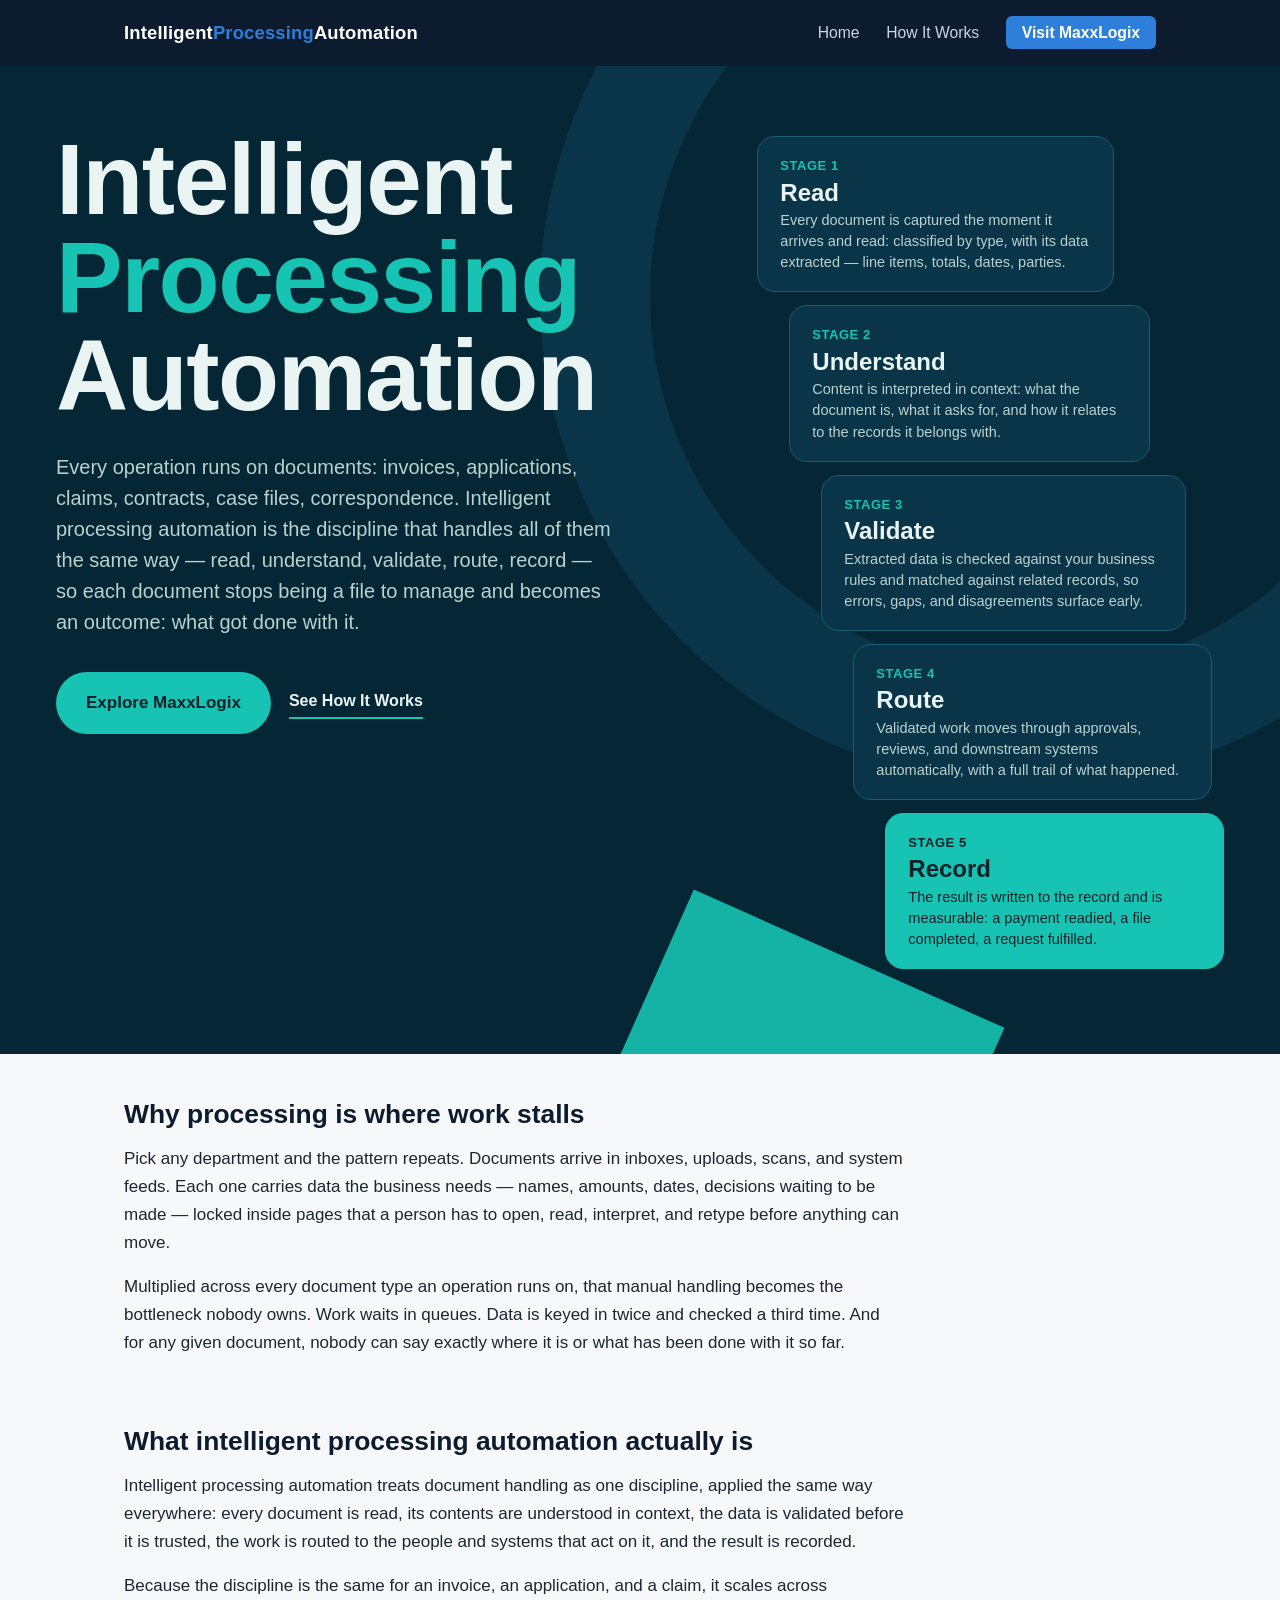
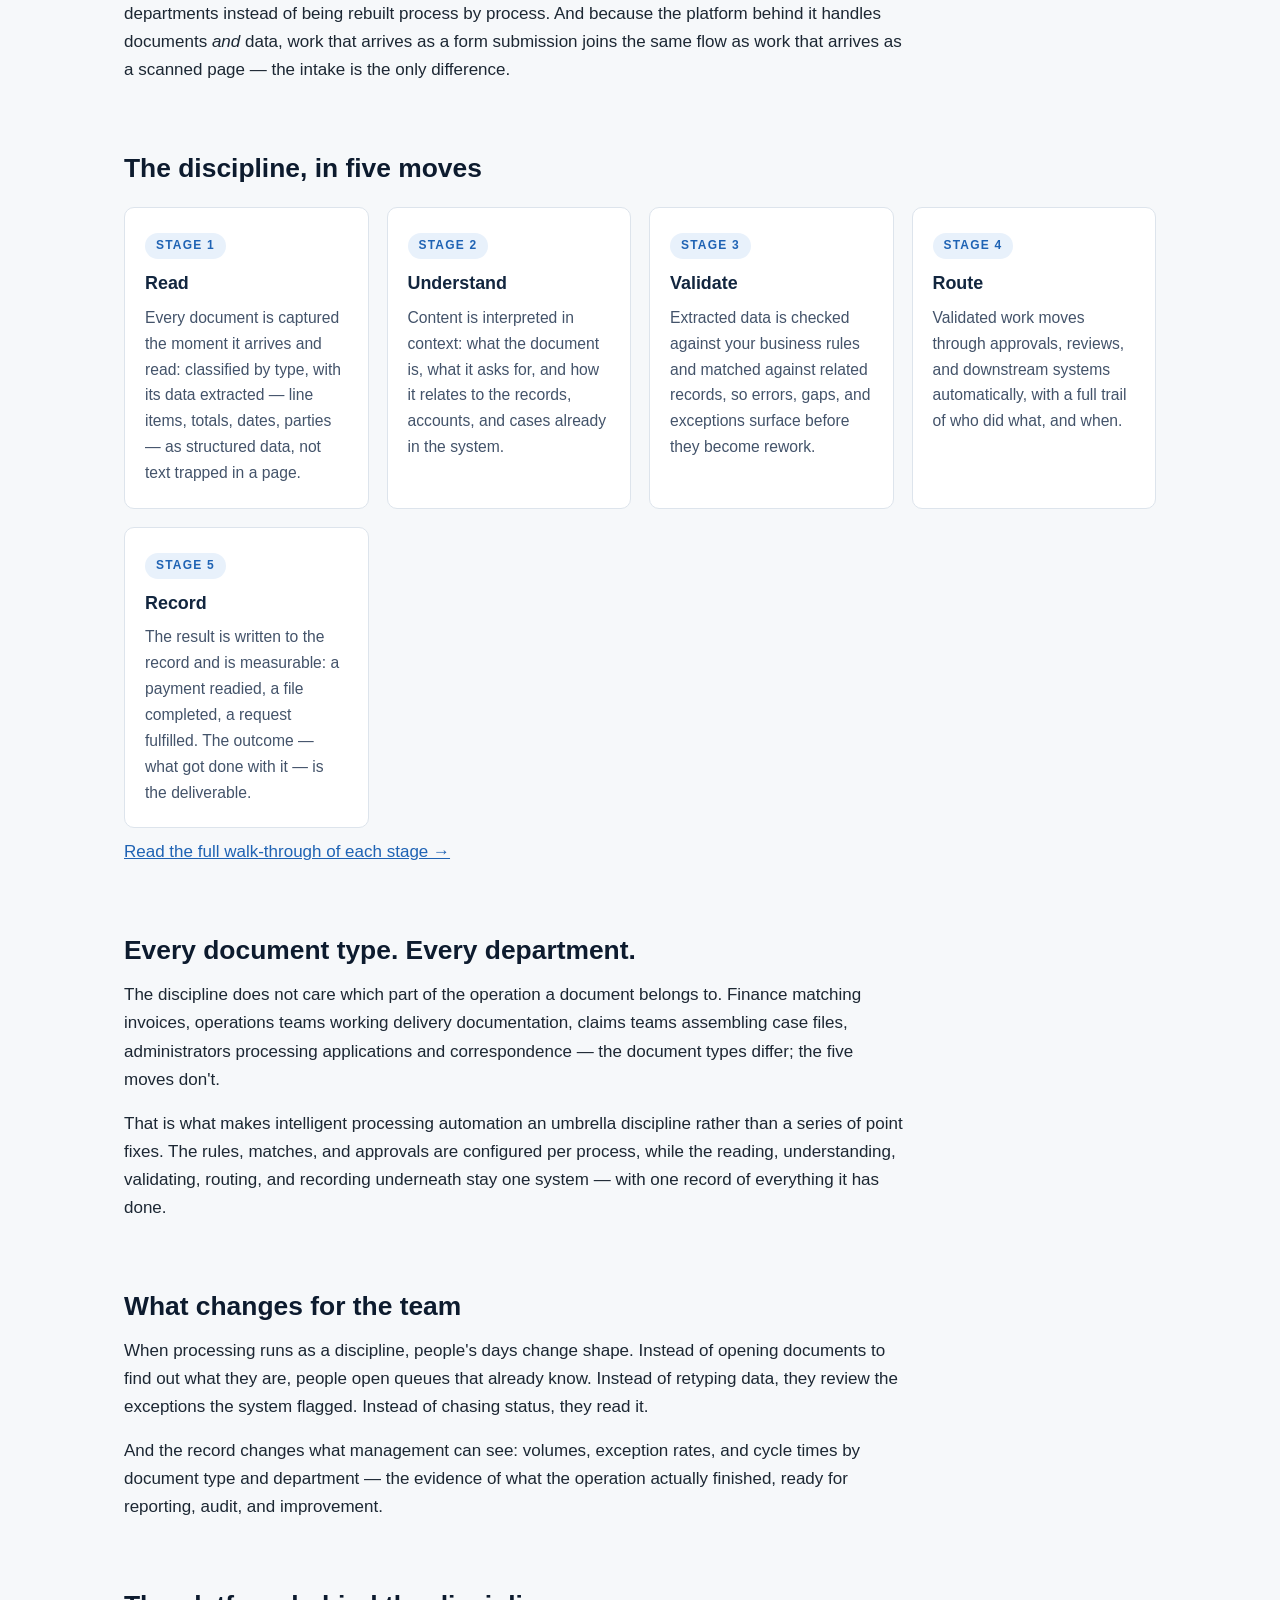
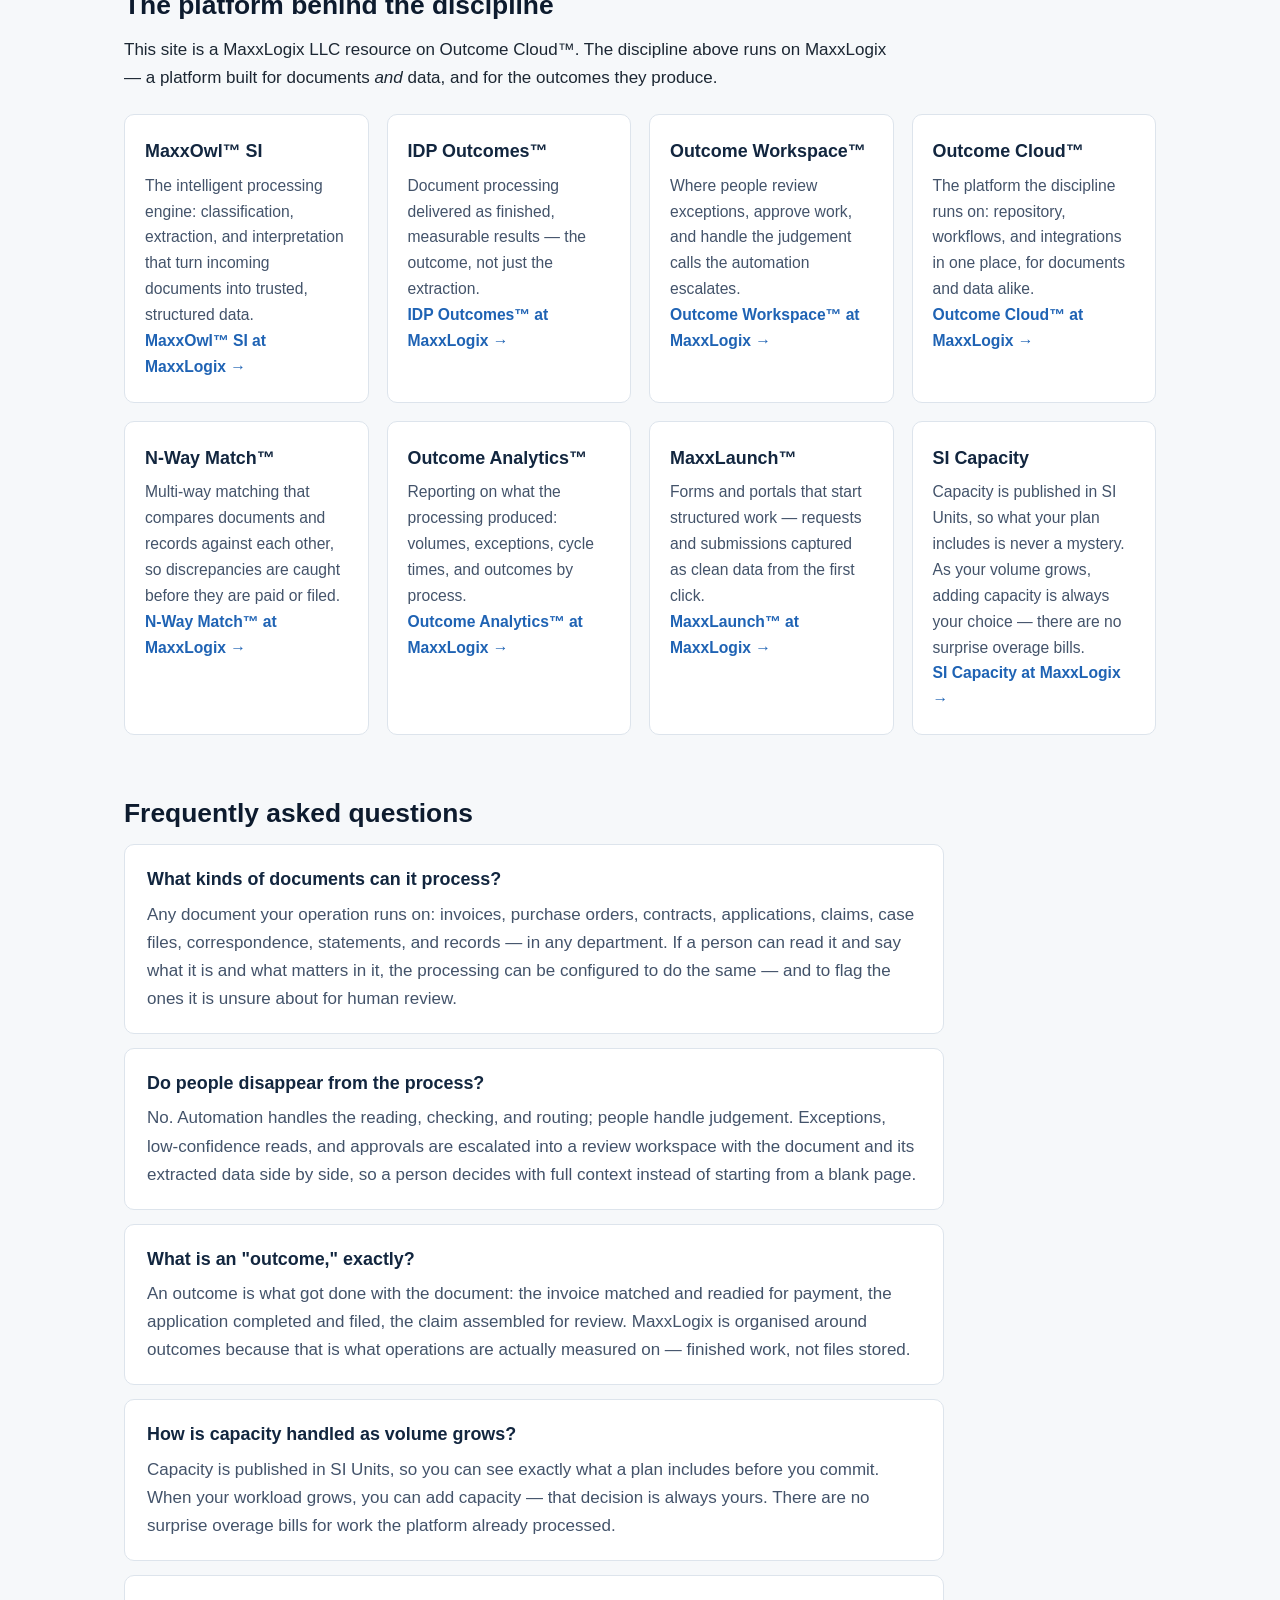
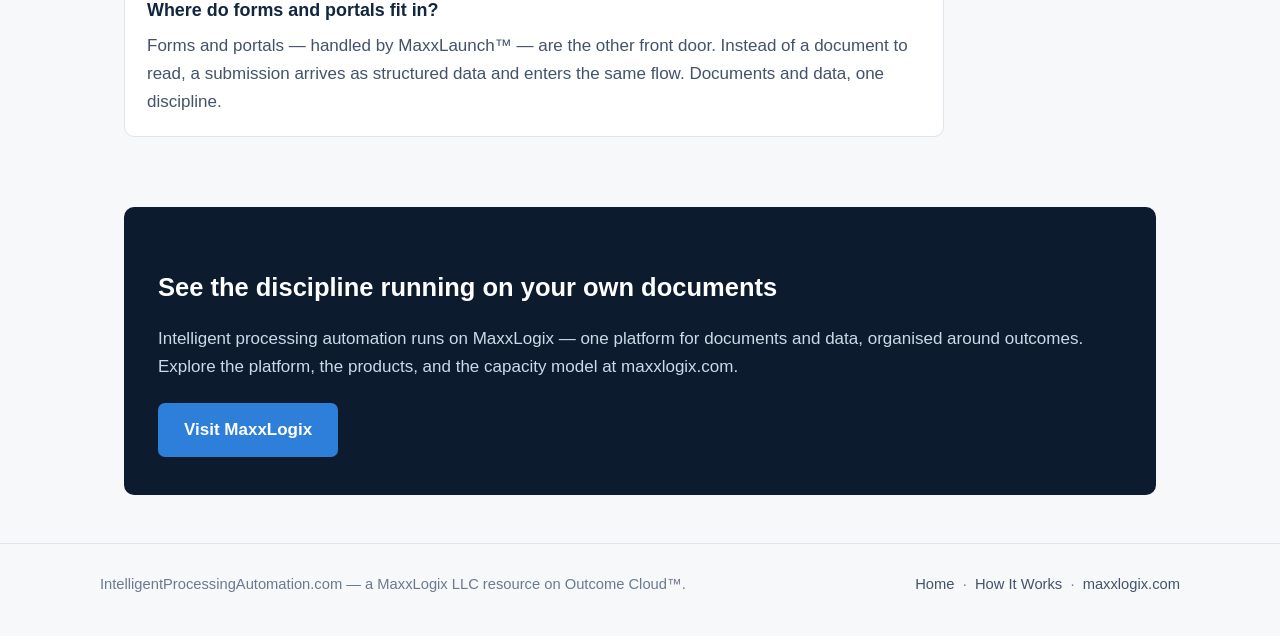
<file: index.html>
<!DOCTYPE html>
<html lang="en">
<head>
<meta charset="UTF-8">
<meta name="viewport" content="width=device-width, initial-scale=1.0">
<title>Intelligent Processing Automation: Documents Read, Understood, and Finished | Intelligent Processing Automation</title>
<meta name="description" content="Intelligent processing automation reads, understands, validates, routes, and records every document an operation runs on — in any department. See the discipline and the MaxxLogix platform behind it.">
<link rel="canonical" href="https://intelligentprocessingautomation.com/">
<meta property="og:type" content="website">
<meta property="og:site_name" content="Intelligent Processing Automation">
<meta property="og:title" content="Intelligent Processing Automation: Documents Read, Understood, and Finished">
<meta property="og:description" content="One discipline for every document an operation runs on: read, understand, validate, route, record — so each document ends as an outcome, what got done with it.">
<meta property="og:url" content="https://intelligentprocessingautomation.com/">
<meta name="twitter:card" content="summary">
<link rel="stylesheet" href="style.css">
</head>
<body>

<header class="site-header">
  <div class="header-inner">
    <a class="wordmark" href="index.html">Intelligent<span>Processing</span>Automation</a>
    <nav class="main-nav">
      <a href="index.html">Home</a>
      <a href="how-it-works.html">How It Works</a>
      <a class="nav-cta" href="https://maxxlogix.com">Visit MaxxLogix</a>
    </nav>
  </div>
</header>

<section class="bh">
  <div class="bh-wrap">
    <div class="bh-grid">
      <div>
        <h1 class="bh-h1" style="font-size:100px">Intelligent <span class="bh-a">Processing</span> Automation</h1>
        <p class="bh-lede">Every operation runs on documents: invoices, applications, claims, contracts, case files, correspondence. Intelligent processing automation is the discipline that handles all of them the same way — read, understand, validate, route, record — so each document stops being a file to manage and becomes an outcome: what got done with it.</p>
        <div class="bh-actions">
          <a class="bh-btn" href="https://maxxlogix.com">Explore MaxxLogix</a>
          <a class="bh-link2" href="how-it-works.html">See How It Works</a>
        </div>
      </div>
      <div class="bh-path" aria-label="The path, end to end">
        <div class="bh-stage bh-s1"><div class="bh-n">Stage 1</div><div class="bh-t">Read</div><div class="bh-d">Every document is captured the moment it arrives and read: classified by type, with its data extracted — line items, totals, dates, parties.</div></div>
        <div class="bh-stage bh-s2"><div class="bh-n">Stage 2</div><div class="bh-t">Understand</div><div class="bh-d">Content is interpreted in context: what the document is, what it asks for, and how it relates to the records it belongs with.</div></div>
        <div class="bh-stage bh-s3"><div class="bh-n">Stage 3</div><div class="bh-t">Validate</div><div class="bh-d">Extracted data is checked against your business rules and matched against related records, so errors, gaps, and disagreements surface early.</div></div>
        <div class="bh-stage bh-s4"><div class="bh-n">Stage 4</div><div class="bh-t">Route</div><div class="bh-d">Validated work moves through approvals, reviews, and downstream systems automatically, with a full trail of what happened.</div></div>
        <div class="bh-stage bh-s5"><div class="bh-n">Stage 5</div><div class="bh-t">Record</div><div class="bh-d">The result is written to the record and is measurable: a payment readied, a file completed, a request fulfilled.</div></div>
      </div>
    </div>
  </div>
</section>

<main>

  <section>
    <h2>Why processing is where work stalls</h2>
    <p>Pick any department and the pattern repeats. Documents arrive in inboxes, uploads, scans, and system feeds. Each one carries data the business needs — names, amounts, dates, decisions waiting to be made — locked inside pages that a person has to open, read, interpret, and retype before anything can move.</p>
    <p>Multiplied across every document type an operation runs on, that manual handling becomes the bottleneck nobody owns. Work waits in queues. Data is keyed in twice and checked a third time. And for any given document, nobody can say exactly where it is or what has been done with it so far.</p>
  </section>

  <section>
    <h2>What intelligent processing automation actually is</h2>
    <p>Intelligent processing automation treats document handling as one discipline, applied the same way everywhere: every document is read, its contents are understood in context, the data is validated before it is trusted, the work is routed to the people and systems that act on it, and the result is recorded.</p>
    <p>Because the discipline is the same for an invoice, an application, and a claim, it scales across departments instead of being rebuilt process by process. And because the platform behind it handles documents <em>and</em> data, work that arrives as a form submission joins the same flow as work that arrives as a scanned page — the intake is the only difference.</p>
  </section>

  <section>
    <h2>The discipline, in five moves</h2>
    <div class="grid">
      <div class="card">
        <span class="step">Stage 1</span>
        <h3>Read</h3>
        <p>Every document is captured the moment it arrives and read: classified by type, with its data extracted — line items, totals, dates, parties — as structured data, not text trapped in a page.</p>
      </div>
      <div class="card">
        <span class="step">Stage 2</span>
        <h3>Understand</h3>
        <p>Content is interpreted in context: what the document is, what it asks for, and how it relates to the records, accounts, and cases already in the system.</p>
      </div>
      <div class="card">
        <span class="step">Stage 3</span>
        <h3>Validate</h3>
        <p>Extracted data is checked against your business rules and matched against related records, so errors, gaps, and exceptions surface before they become rework.</p>
      </div>
      <div class="card">
        <span class="step">Stage 4</span>
        <h3>Route</h3>
        <p>Validated work moves through approvals, reviews, and downstream systems automatically, with a full trail of who did what, and when.</p>
      </div>
      <div class="card">
        <span class="step">Stage 5</span>
        <h3>Record</h3>
        <p>The result is written to the record and is measurable: a payment readied, a file completed, a request fulfilled. The outcome — what got done with it — is the deliverable.</p>
      </div>
    </div>
    <p><a href="how-it-works.html">Read the full walk-through of each stage &rarr;</a></p>
  </section>

  <section>
    <h2>Every document type. Every department.</h2>
    <p>The discipline does not care which part of the operation a document belongs to. Finance matching invoices, operations teams working delivery documentation, claims teams assembling case files, administrators processing applications and correspondence — the document types differ; the five moves don't.</p>
    <p>That is what makes intelligent processing automation an umbrella discipline rather than a series of point fixes. The rules, matches, and approvals are configured per process, while the reading, understanding, validating, routing, and recording underneath stay one system — with one record of everything it has done.</p>
  </section>

  <section>
    <h2>What changes for the team</h2>
    <p>When processing runs as a discipline, people's days change shape. Instead of opening documents to find out what they are, people open queues that already know. Instead of retyping data, they review the exceptions the system flagged. Instead of chasing status, they read it.</p>
    <p>And the record changes what management can see: volumes, exception rates, and cycle times by document type and department — the evidence of what the operation actually finished, ready for reporting, audit, and improvement.</p>
  </section>

  <section>
    <h2>The platform behind the discipline</h2>
    <p class="narrow">This site is a MaxxLogix LLC resource on Outcome Cloud&trade;. The discipline above runs on MaxxLogix — a platform built for documents <em>and</em> data, and for the outcomes they produce.</p>
    <div class="grid">
      <div class="card">
        <h3>MaxxOwl&trade; SI</h3>
        <p>The intelligent processing engine: classification, extraction, and interpretation that turn incoming documents into trusted, structured data.</p>
        <p><a href="https://maxxlogix.com/maxxowl-si/">MaxxOwl&trade; SI at MaxxLogix &rarr;</a></p>
      </div>
      <div class="card">
        <h3>IDP Outcomes&trade;</h3>
        <p>Document processing delivered as finished, measurable results — the outcome, not just the extraction.</p>
        <p><a href="https://maxxlogix.com/idp-outcomes/">IDP Outcomes&trade; at MaxxLogix &rarr;</a></p>
      </div>
      <div class="card">
        <h3>Outcome Workspace&trade;</h3>
        <p>Where people review exceptions, approve work, and handle the judgement calls the automation escalates.</p>
        <p><a href="https://maxxlogix.com/outcome-workspace/">Outcome Workspace&trade; at MaxxLogix &rarr;</a></p>
      </div>
      <div class="card">
        <h3>Outcome Cloud&trade;</h3>
        <p>The platform the discipline runs on: repository, workflows, and integrations in one place, for documents and data alike.</p>
        <p><a href="https://maxxlogix.com/outcome-cloud/">Outcome Cloud&trade; at MaxxLogix &rarr;</a></p>
      </div>
      <div class="card">
        <h3>N-Way Match&trade;</h3>
        <p>Multi-way matching that compares documents and records against each other, so discrepancies are caught before they are paid or filed.</p>
        <p><a href="https://maxxlogix.com/outcome-match/">N-Way Match&trade; at MaxxLogix &rarr;</a></p>
      </div>
      <div class="card">
        <h3>Outcome Analytics&trade;</h3>
        <p>Reporting on what the processing produced: volumes, exceptions, cycle times, and outcomes by process.</p>
        <p><a href="https://maxxlogix.com/outcome-analytics/">Outcome Analytics&trade; at MaxxLogix &rarr;</a></p>
      </div>
      <div class="card">
        <h3>MaxxLaunch&trade;</h3>
        <p>Forms and portals that start structured work — requests and submissions captured as clean data from the first click.</p>
        <p><a href="https://maxxlogix.com/maxxlaunch/">MaxxLaunch&trade; at MaxxLogix &rarr;</a></p>
      </div>
      <div class="card">
        <h3>SI Capacity</h3>
        <p>Capacity is published in SI Units, so what your plan includes is never a mystery. As your volume grows, adding capacity is always your choice — there are no surprise overage bills.</p>
        <p><a href="https://maxxlogix.com/si-capacity/">SI Capacity at MaxxLogix &rarr;</a></p>
      </div>
    </div>
  </section>

  <section>
    <h2>Frequently asked questions</h2>

    <div class="faq-item">
      <h3>What kinds of documents can it process?</h3>
      <p>Any document your operation runs on: invoices, purchase orders, contracts, applications, claims, case files, correspondence, statements, and records — in any department. If a person can read it and say what it is and what matters in it, the processing can be configured to do the same — and to flag the ones it is unsure about for human review.</p>
    </div>

    <div class="faq-item">
      <h3>Do people disappear from the process?</h3>
      <p>No. Automation handles the reading, checking, and routing; people handle judgement. Exceptions, low-confidence reads, and approvals are escalated into a review workspace with the document and its extracted data side by side, so a person decides with full context instead of starting from a blank page.</p>
    </div>

    <div class="faq-item">
      <h3>What is an "outcome," exactly?</h3>
      <p>An outcome is what got done with the document: the invoice matched and readied for payment, the application completed and filed, the claim assembled for review. MaxxLogix is organised around outcomes because that is what operations are actually measured on — finished work, not files stored.</p>
    </div>

    <div class="faq-item">
      <h3>How is capacity handled as volume grows?</h3>
      <p>Capacity is published in SI Units, so you can see exactly what a plan includes before you commit. When your workload grows, you can add capacity — that decision is always yours. There are no surprise overage bills for work the platform already processed.</p>
    </div>

    <div class="faq-item">
      <h3>Where do forms and portals fit in?</h3>
      <p>Forms and portals — handled by MaxxLaunch&trade; — are the other front door. Instead of a document to read, a submission arrives as structured data and enters the same flow. Documents and data, one discipline.</p>
    </div>
  </section>

  <div class="cta-band">
    <h2>See the discipline running on your own documents</h2>
    <p>Intelligent processing automation runs on MaxxLogix — one platform for documents and data, organised around outcomes. Explore the platform, the products, and the capacity model at maxxlogix.com.</p>
    <a class="btn" href="https://maxxlogix.com">Visit MaxxLogix</a>
  </div>

</main>

<footer class="site-footer">
  <div class="footer-inner">
    <span>IntelligentProcessingAutomation.com — a MaxxLogix LLC resource on Outcome Cloud&trade;.</span>
    <span><a href="index.html">Home</a> &nbsp;·&nbsp; <a href="how-it-works.html">How It Works</a> &nbsp;·&nbsp; <a href="https://maxxlogix.com">maxxlogix.com</a></span>
  </div>
</footer>

</body>
</html>
</file>
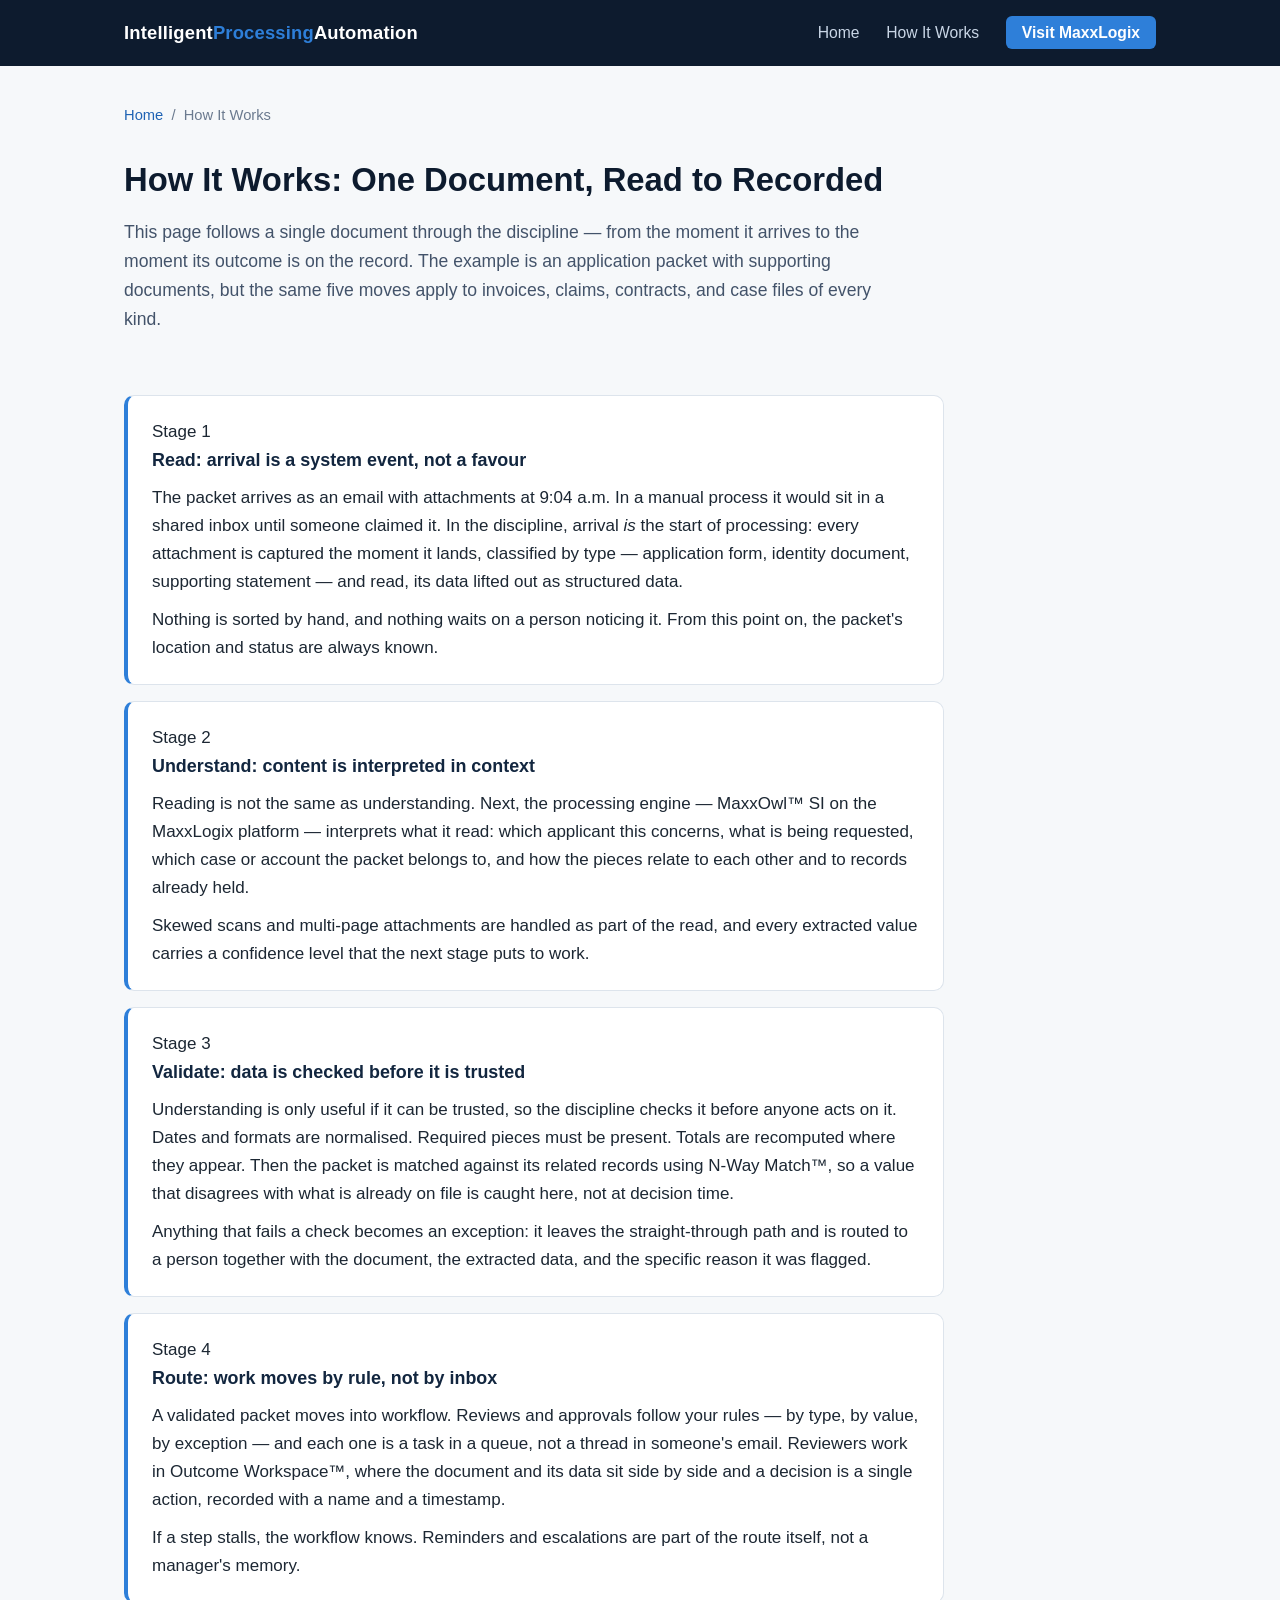
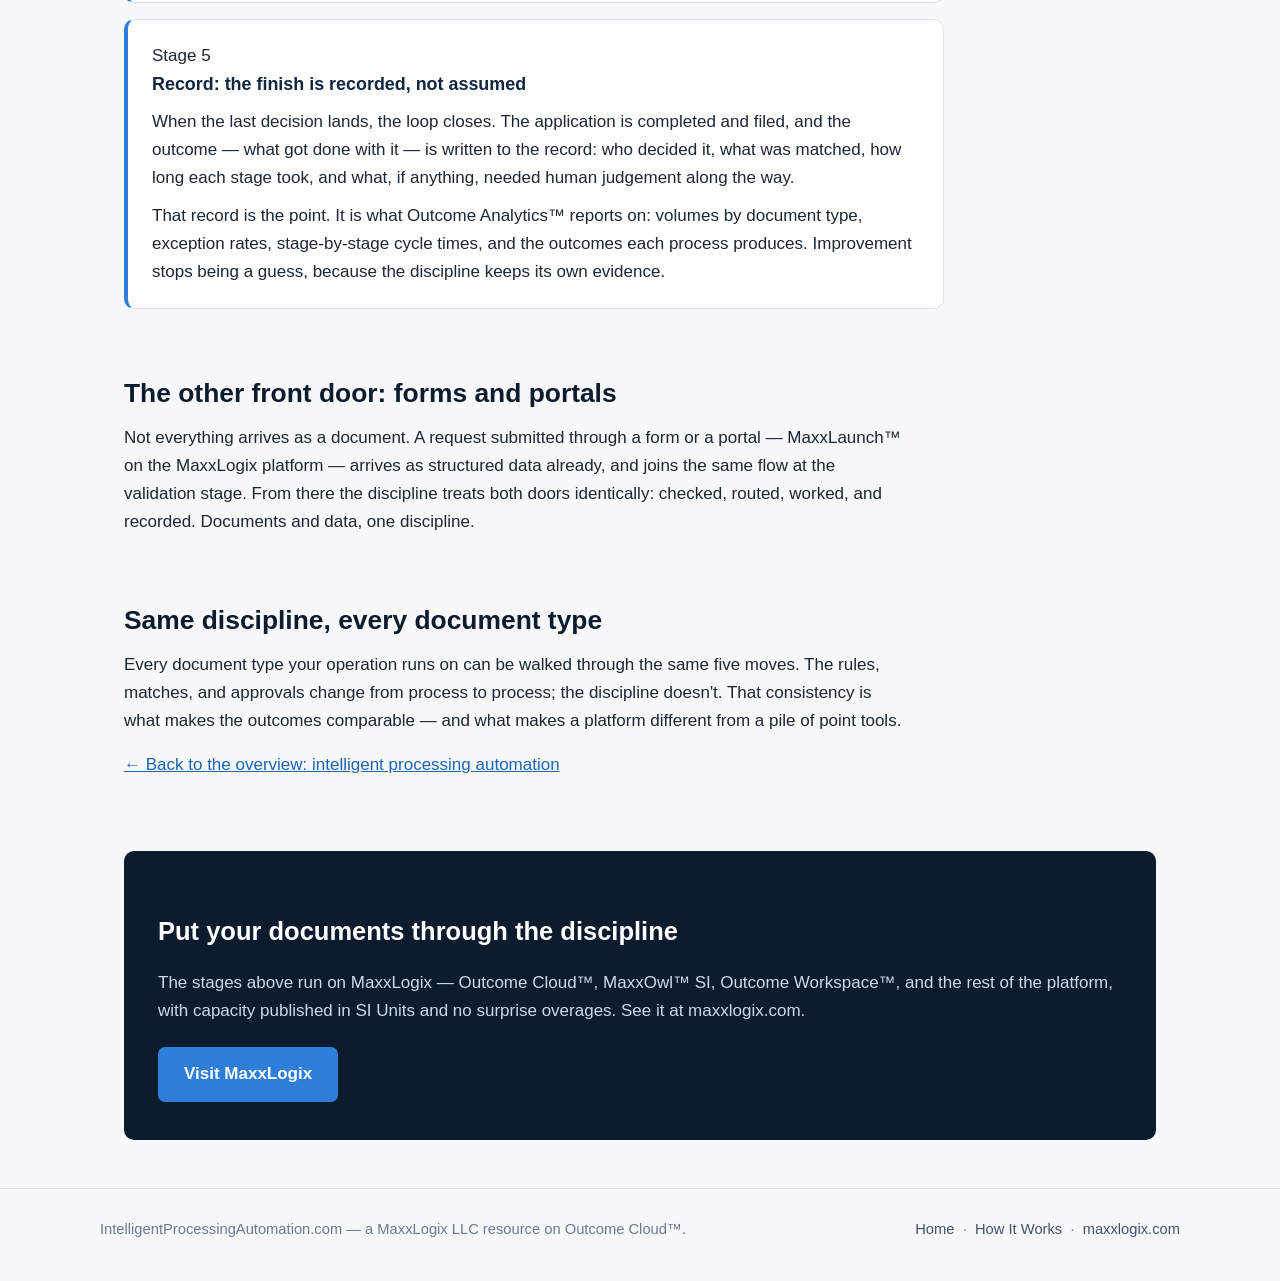
<file: how-it-works.html>
<!DOCTYPE html>
<html lang="en">
<head>
<meta charset="UTF-8">
<meta name="viewport" content="width=device-width, initial-scale=1.0">
<title>How It Works: Read, Understand, Validate, Route, Record | Intelligent Processing Automation</title>
<meta name="description" content="A stage-by-stage walk-through of intelligent processing automation: read, understand, validate, route, and record — one document followed through all five moves.">
<link rel="canonical" href="https://intelligentprocessingautomation.com/how-it-works.html">
<meta property="og:type" content="article">
<meta property="og:site_name" content="Intelligent Processing Automation">
<meta property="og:title" content="How It Works: Read, Understand, Validate, Route, Record">
<meta property="og:description" content="Follow one document through the five moves of intelligent processing automation — read, understand, validate, route, record — whatever the document type.">
<meta property="og:url" content="https://intelligentprocessingautomation.com/how-it-works.html">
<meta name="twitter:card" content="summary">
<link rel="stylesheet" href="style.css">
</head>
<body>

<header class="site-header">
  <div class="header-inner">
    <a class="wordmark" href="index.html">Intelligent<span>Processing</span>Automation</a>
    <nav class="main-nav">
      <a href="index.html">Home</a>
      <a href="how-it-works.html">How It Works</a>
      <a class="nav-cta" href="https://maxxlogix.com">Visit MaxxLogix</a>
    </nav>
  </div>
</header>

<main>

  <p class="crumb"><a href="index.html">Home</a> &nbsp;/&nbsp; How It Works</p>

  <div class="page-head">
    <h1>How It Works: One Document, Read to Recorded</h1>
    <p class="lede">This page follows a single document through the discipline — from the moment it arrives to the moment its outcome is on the record. The example is an application packet with supporting documents, but the same five moves apply to invoices, claims, contracts, and case files of every kind.</p>
  </div>

  <section>
    <div class="stage-list">

      <div class="stage-block">
        <span class="step">Stage 1</span>
        <h3>Read: arrival is a system event, not a favour</h3>
        <p>The packet arrives as an email with attachments at 9:04 a.m. In a manual process it would sit in a shared inbox until someone claimed it. In the discipline, arrival <em>is</em> the start of processing: every attachment is captured the moment it lands, classified by type — application form, identity document, supporting statement — and read, its data lifted out as structured data.</p>
        <p>Nothing is sorted by hand, and nothing waits on a person noticing it. From this point on, the packet's location and status are always known.</p>
      </div>

      <div class="stage-block">
        <span class="step">Stage 2</span>
        <h3>Understand: content is interpreted in context</h3>
        <p>Reading is not the same as understanding. Next, the processing engine — MaxxOwl&trade; SI on the MaxxLogix platform — interprets what it read: which applicant this concerns, what is being requested, which case or account the packet belongs to, and how the pieces relate to each other and to records already held.</p>
        <p>Skewed scans and multi-page attachments are handled as part of the read, and every extracted value carries a confidence level that the next stage puts to work.</p>
      </div>

      <div class="stage-block">
        <span class="step">Stage 3</span>
        <h3>Validate: data is checked before it is trusted</h3>
        <p>Understanding is only useful if it can be trusted, so the discipline checks it before anyone acts on it. Dates and formats are normalised. Required pieces must be present. Totals are recomputed where they appear. Then the packet is matched against its related records using N-Way Match&trade;, so a value that disagrees with what is already on file is caught here, not at decision time.</p>
        <p>Anything that fails a check becomes an exception: it leaves the straight-through path and is routed to a person together with the document, the extracted data, and the specific reason it was flagged.</p>
      </div>

      <div class="stage-block">
        <span class="step">Stage 4</span>
        <h3>Route: work moves by rule, not by inbox</h3>
        <p>A validated packet moves into workflow. Reviews and approvals follow your rules — by type, by value, by exception — and each one is a task in a queue, not a thread in someone's email. Reviewers work in Outcome Workspace&trade;, where the document and its data sit side by side and a decision is a single action, recorded with a name and a timestamp.</p>
        <p>If a step stalls, the workflow knows. Reminders and escalations are part of the route itself, not a manager's memory.</p>
      </div>

      <div class="stage-block">
        <span class="step">Stage 5</span>
        <h3>Record: the finish is recorded, not assumed</h3>
        <p>When the last decision lands, the loop closes. The application is completed and filed, and the outcome — what got done with it — is written to the record: who decided it, what was matched, how long each stage took, and what, if anything, needed human judgement along the way.</p>
        <p>That record is the point. It is what Outcome Analytics&trade; reports on: volumes by document type, exception rates, stage-by-stage cycle times, and the outcomes each process produces. Improvement stops being a guess, because the discipline keeps its own evidence.</p>
      </div>

    </div>
  </section>

  <section>
    <h2>The other front door: forms and portals</h2>
    <p class="narrow">Not everything arrives as a document. A request submitted through a form or a portal — MaxxLaunch&trade; on the MaxxLogix platform — arrives as structured data already, and joins the same flow at the validation stage. From there the discipline treats both doors identically: checked, routed, worked, and recorded. Documents and data, one discipline.</p>
  </section>

  <section>
    <h2>Same discipline, every document type</h2>
    <p class="narrow">Every document type your operation runs on can be walked through the same five moves. The rules, matches, and approvals change from process to process; the discipline doesn't. That consistency is what makes the outcomes comparable — and what makes a platform different from a pile of point tools.</p>
    <p class="narrow"><a href="index.html">&larr; Back to the overview: intelligent processing automation</a></p>
  </section>

  <div class="cta-band">
    <h2>Put your documents through the discipline</h2>
    <p>The stages above run on MaxxLogix — Outcome Cloud&trade;, MaxxOwl&trade; SI, Outcome Workspace&trade;, and the rest of the platform, with capacity published in SI Units and no surprise overages. See it at maxxlogix.com.</p>
    <a class="btn" href="https://maxxlogix.com">Visit MaxxLogix</a>
  </div>

</main>

<footer class="site-footer">
  <div class="footer-inner">
    <span>IntelligentProcessingAutomation.com — a MaxxLogix LLC resource on Outcome Cloud&trade;.</span>
    <span><a href="index.html">Home</a> &nbsp;·&nbsp; <a href="how-it-works.html">How It Works</a> &nbsp;·&nbsp; <a href="https://maxxlogix.com">maxxlogix.com</a></span>
  </div>
</footer>

</body>
</html>
</file>
<file: style.css>
/* Intelligent Processing Automation — microsite styles
   Palette: deep navy / slate with a single steel-blue accent.
   No external assets. System font stack only. */

:root {
  --navy: #0d1b2e;
  --navy-2: #12263f;
  --slate: #43536a;
  --slate-light: #6b7a8f;
  --ink: #1c2733;
  --bg: #f6f8fa;
  --card: #ffffff;
  --line: #dde4ec;
  --accent: #2e7fd9;
  --accent-dark: #1f63b4;
  --radius: 10px;
}

* { box-sizing: border-box; }

html { scroll-behavior: smooth; }

body {
  margin: 0;
  font-family: -apple-system, BlinkMacSystemFont, "Segoe UI", Roboto,
    "Helvetica Neue", Arial, sans-serif;
  color: var(--ink);
  background: var(--bg);
  line-height: 1.65;
  font-size: 17px;
}

a { color: var(--accent-dark); }
a:hover { color: var(--accent); }

/* ---------- Header ---------- */
.site-header {
  background: var(--navy);
  color: #fff;
}
.header-inner {
  max-width: 1080px;
  margin: 0 auto;
  padding: 18px 24px;
  display: flex;
  flex-wrap: wrap;
  align-items: center;
  justify-content: space-between;
  gap: 12px;
}
.wordmark {
  color: #fff;
  text-decoration: none;
  font-weight: 700;
  font-size: 1.15rem;
  letter-spacing: 0.01em;
}
.wordmark span { color: var(--accent); }
.main-nav a {
  color: #c9d6e6;
  text-decoration: none;
  margin-left: 22px;
  font-size: 0.98rem;
}
.main-nav a:hover { color: #fff; }
.main-nav a.nav-cta {
  background: var(--accent);
  color: #fff;
  padding: 8px 16px;
  border-radius: 6px;
  font-weight: 600;
}
.main-nav a.nav-cta:hover { background: var(--accent-dark); }

/* ---------- Hero ---------- */
.hero {
  background: linear-gradient(160deg, var(--navy) 0%, var(--navy-2) 70%, #1a3a5c 100%);
  color: #fff;
  padding: 64px 24px 72px;
}
.hero-inner { max-width: 820px; margin: 0 auto; }
.hero .eyebrow {
  text-transform: uppercase;
  letter-spacing: 0.14em;
  font-size: 0.78rem;
  font-weight: 700;
  color: #8fc1f2;
  margin: 0 0 14px;
}
.hero h1 {
  font-size: 2.45rem;
  line-height: 1.18;
  margin: 0 0 18px;
  font-weight: 750;
}
.hero p.lede {
  font-size: 1.16rem;
  color: #d7e3f0;
  margin: 0 0 28px;
  max-width: 680px;
}
.btn {
  display: inline-block;
  background: var(--accent);
  color: #fff;
  text-decoration: none;
  font-weight: 600;
  padding: 13px 26px;
  border-radius: 7px;
  margin-right: 12px;
}
.btn:hover { background: var(--accent-dark); color: #fff; }
.btn.ghost {
  background: transparent;
  border: 1px solid #7d97b5;
  color: #e6eef7;
}
.btn.ghost:hover { border-color: #fff; color: #fff; }

/* ---------- Layout ---------- */
main { max-width: 1080px; margin: 0 auto; padding: 0 24px; }
section { padding: 44px 0 8px; }
section h2 {
  font-size: 1.65rem;
  line-height: 1.25;
  color: var(--navy);
  margin: 0 0 14px;
}
section h3 { color: var(--navy-2); margin: 0 0 8px; font-size: 1.12rem; }
section p { max-width: 780px; margin: 0 0 16px; }
.narrow { max-width: 780px; }

/* ---------- Stage / card grids ---------- */
.grid {
  display: grid;
  grid-template-columns: repeat(auto-fit, minmax(230px, 1fr));
  gap: 18px;
  margin: 22px 0 10px;
}
.card {
  background: var(--card);
  border: 1px solid var(--line);
  border-radius: var(--radius);
  padding: 22px 20px;
}
.card .step {
  display: inline-block;
  font-size: 0.75rem;
  font-weight: 700;
  letter-spacing: 0.1em;
  text-transform: uppercase;
  color: var(--accent-dark);
  background: #e8f1fb;
  border-radius: 20px;
  padding: 3px 11px;
  margin-bottom: 10px;
}
.card p { margin: 0; font-size: 0.98rem; color: var(--slate); }
.card h3 { margin-bottom: 6px; }
.card a { font-weight: 600; text-decoration: none; }
.card a:hover { text-decoration: underline; }

/* ---------- Deep-dive stage list (how it works) ---------- */
.stage-list { max-width: 820px; }
.stage-block {
  background: var(--card);
  border: 1px solid var(--line);
  border-left: 4px solid var(--accent);
  border-radius: var(--radius);
  padding: 22px 24px;
  margin-bottom: 16px;
}
.stage-block p { margin: 0 0 10px; }
.stage-block p:last-child { margin-bottom: 0; }

/* ---------- FAQ ---------- */
.faq-item {
  background: var(--card);
  border: 1px solid var(--line);
  border-radius: var(--radius);
  padding: 20px 22px;
  margin-bottom: 14px;
  max-width: 820px;
}
.faq-item h3 { margin-bottom: 6px; }
.faq-item p { margin: 0; color: var(--slate); }

/* ---------- CTA band ---------- */
.cta-band {
  background: var(--navy);
  color: #fff;
  border-radius: var(--radius);
  padding: 38px 34px;
  margin: 48px 0;
  text-align: left;
}
.cta-band h2 { color: #fff; margin-bottom: 10px; }
.cta-band p { color: #ccd9e8; margin-bottom: 22px; }

/* ---------- Footer ---------- */
.site-footer {
  border-top: 1px solid var(--line);
  margin-top: 24px;
  padding: 28px 24px 40px;
  color: var(--slate-light);
  font-size: 0.92rem;
}
.footer-inner {
  max-width: 1080px;
  margin: 0 auto;
  display: flex;
  flex-wrap: wrap;
  gap: 10px 28px;
  justify-content: space-between;
}
.site-footer a { color: var(--slate); text-decoration: none; }
.site-footer a:hover { text-decoration: underline; }

/* ---------- Breadcrumb (subpage) ---------- */
.crumb { padding: 22px 0 0; font-size: 0.92rem; color: var(--slate-light); }
.crumb a { text-decoration: none; }
.crumb a:hover { text-decoration: underline; }
.page-head { padding-top: 18px; }
.page-head h1 { font-size: 2.05rem; color: var(--navy); line-height: 1.22; margin: 0 0 12px; }
.page-head p.lede { font-size: 1.1rem; color: var(--slate); max-width: 760px; }

/* ---------- Responsive ---------- */
@media (max-width: 640px) {
  body { font-size: 16px; }
  .hero { padding: 44px 20px 52px; }
  .hero h1 { font-size: 1.85rem; }
  .page-head h1 { font-size: 1.6rem; }
  section h2 { font-size: 1.4rem; }
  .main-nav a { margin-left: 14px; }
  .btn { display: block; text-align: center; margin: 0 0 10px; }
  .cta-band { padding: 28px 22px; }
}

/* ===== Bold hero (bh-) — 2026-11-17 rollout, approved sample system ===== */
.bh{position:relative;background:#052635;color:#eaf5f3;overflow:clip;padding:64px 56px 72px}
.bh::before{content:"";position:absolute;width:760px;height:760px;border-radius:50%;border:110px solid #0a3549;right:-240px;top:-260px}
.bh::after{content:"";position:absolute;width:340px;height:340px;background:#17c3b2;right:330px;bottom:-230px;transform:rotate(24deg);opacity:.9}
.bh-wrap{position:relative;z-index:2;max-width:1360px;margin:0 auto}
.bh-grid{display:grid;grid-template-columns:minmax(0,7fr) minmax(0,5fr);gap:48px;align-items:start}
.bh-h1{font-weight:800;line-height:.98;letter-spacing:-1.5px;margin:0;overflow-wrap:break-word;text-wrap:balance;color:#eaf5f3}
.bh-a{color:#17c3b2}
.bh-h{color:#ffb03a}
.bh-lede{margin-top:28px;font-size:20px;line-height:1.55;color:#b9d2cf;max-width:560px}
.bh-actions{margin-top:34px;display:flex;gap:18px;align-items:center;flex-wrap:wrap}
.bh-btn{display:inline-block;background:#17c3b2;color:#03222b;font-weight:700;font-size:17px;text-decoration:none;padding:17px 30px;border-radius:999px;transition:transform .18s ease}
.bh-btn:hover{transform:translateY(-2px);color:#03222b}
.bh-link2{color:#eaf5f3;font-weight:600;font-size:16px;text-decoration:none;border-bottom:2px solid #17c3b2;padding-bottom:3px}
.bh-link2:hover{color:#17c3b2}
.bh-path{position:relative;padding-top:6px}
.bh-stage{background:#0a3549;border:1px solid #155e75;border-radius:18px;padding:18px 22px;margin-bottom:13px;position:relative}
.bh-n{font-size:13px;color:#17c3b2;font-weight:700;letter-spacing:.04em;text-transform:uppercase}
.bh-t{font-size:24px;font-weight:700;margin-top:2px;line-height:1.15;color:#eaf5f3}
.bh-d{font-size:14.5px;color:#b9d2cf;margin-top:4px;line-height:1.45}
.bh-s1{margin-right:110px}
.bh-s2{margin-left:32px;margin-right:74px}
.bh-s3{margin-left:64px;margin-right:38px}
.bh-s4{margin-left:96px;margin-right:12px}
.bh-s5{margin-left:128px;background:#17c3b2;border-color:#17c3b2}
.bh-s5 .bh-n,.bh-s5 .bh-t,.bh-s5 .bh-d{color:#03222b}
@media (max-width:900px){
  .bh{padding:44px 24px 54px}
  .bh-grid{grid-template-columns:1fr}
  .bh-h1{font-size:52px !important}
  .bh-s1,.bh-s2,.bh-s3,.bh-s4,.bh-s5{margin-left:0;margin-right:0}
}
@media (prefers-reduced-motion: reduce){
  .bh-btn{transition:none}
  .bh-btn:hover{transform:none}
}
</file>
